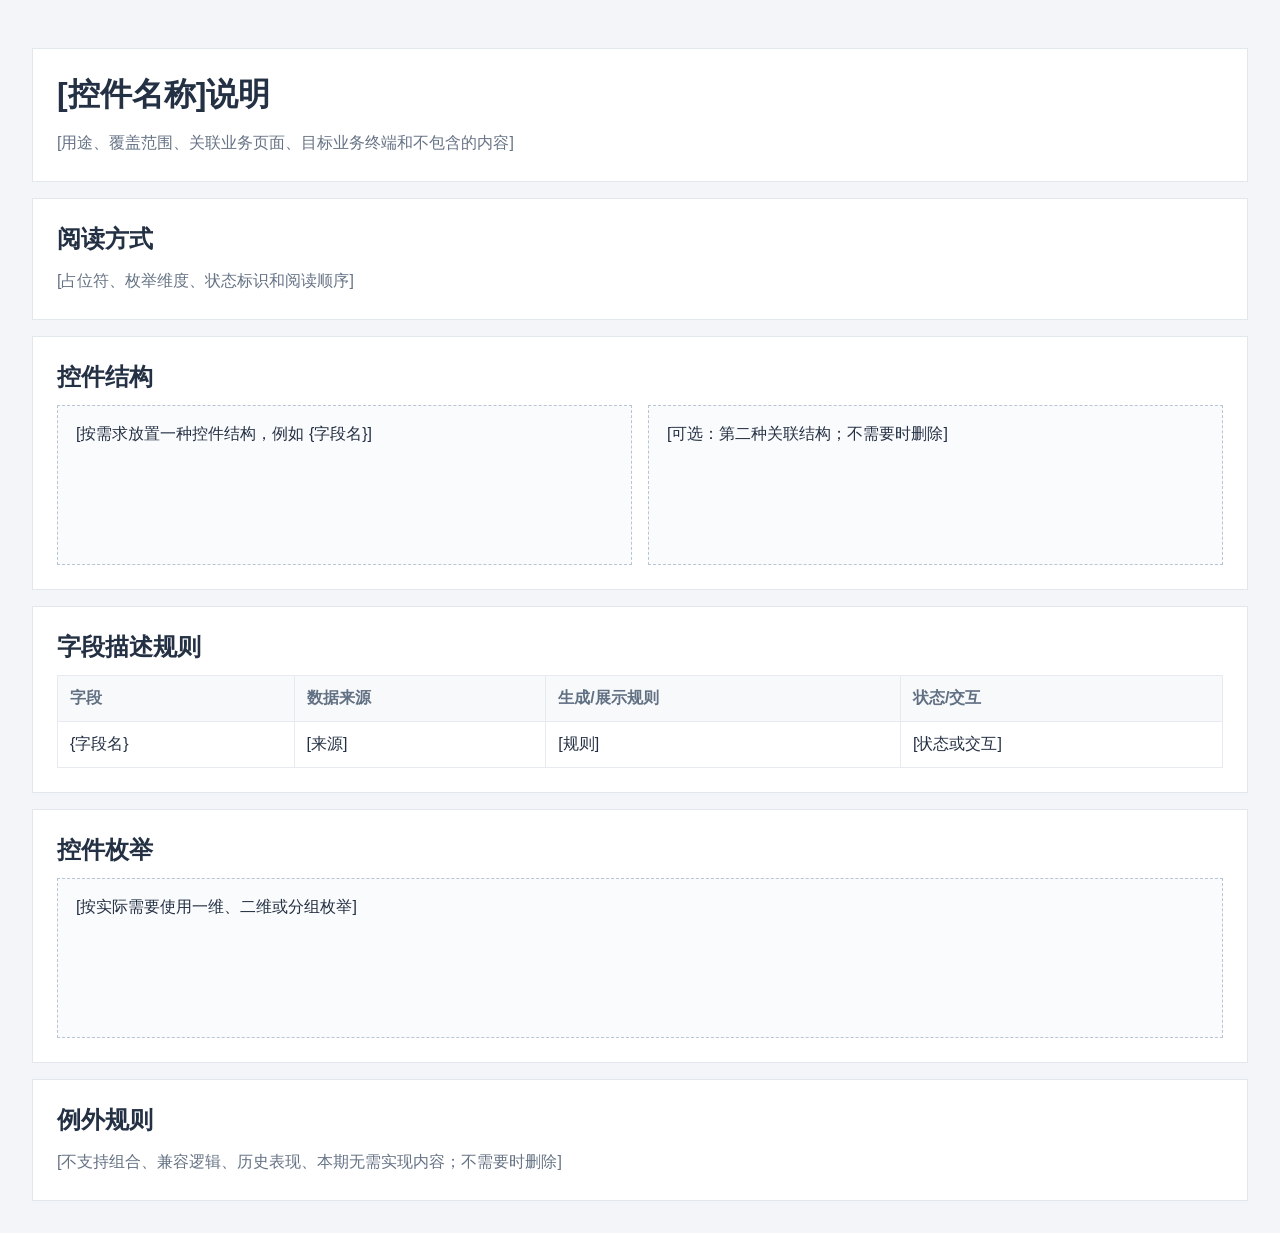
<file: skills/dev-sequence-prototype/templates/component-guide.html>
<!doctype html>
<html lang="zh-CN">
<head>
  <meta charset="utf-8">
  <meta name="viewport" content="width=device-width,initial-scale=1">
  <title>[控件名称]说明</title>
  <style>
    * { box-sizing: border-box; }
    html, body { margin: 0; min-height: 100%; background: #f3f5f8; color: #243043; font-family: -apple-system, BlinkMacSystemFont, "PingFang SC", "Microsoft YaHei", sans-serif; }
    .component-guide { width: 100%; padding: 32px; }
    .guide-section { margin-top: 16px; padding: 24px; border: 1px solid #e2e7ee; background: #fff; }
    .guide-section h1, .guide-section h2 { margin: 0 0 12px; }
    .guide-section p { margin: 0; color: #667385; line-height: 1.75; }
    .structure-grid { display: grid; grid-template-columns: repeat(auto-fit, minmax(320px, 1fr)); gap: 16px; }
    .structure-slot, .enumeration-slot { min-height: 160px; padding: 18px; border: 1px dashed #b9c5d4; background: #fafbfd; }
    .rules-scroll { overflow-x: auto; overscroll-behavior: none; }
    table { width: 100%; min-width: 960px; border-collapse: collapse; text-align: left; }
    th, td { padding: 12px; border: 1px solid #e7ebf1; vertical-align: top; }
    th { background: #f7f9fb; color: #617083; }
  </style>
</head>
<body>
  <!--
    中性骨架：按具体需求重命名、增删区块并实现真实控件。
    不要因为模板存在而强制使用列表、弹窗或二维矩阵。
    动态内容使用 {字段名}；控件说明页不放 data-ds-spec-anchor。
  -->
  <main class="component-guide" data-ds-prototype-root>
    <header class="guide-section">
      <h1>[控件名称]说明</h1>
      <p>[用途、覆盖范围、关联业务页面、目标业务终端和不包含的内容]</p>
    </header>

    <section class="guide-section">
      <h2>阅读方式</h2>
      <p>[占位符、枚举维度、状态标识和阅读顺序]</p>
    </section>

    <section class="guide-section">
      <h2>控件结构</h2>
      <div class="structure-grid">
        <article class="structure-slot">[按需求放置一种控件结构，例如 {字段名}]</article>
        <article class="structure-slot">[可选：第二种关联结构；不需要时删除]</article>
      </div>
    </section>

    <section class="guide-section">
      <h2>字段描述规则</h2>
      <div class="rules-scroll" data-ds-scroll-consumer="x">
        <table>
          <thead><tr><th>字段</th><th>数据来源</th><th>生成/展示规则</th><th>状态/交互</th></tr></thead>
          <tbody><tr><td>{字段名}</td><td>[来源]</td><td>[规则]</td><td>[状态或交互]</td></tr></tbody>
        </table>
      </div>
    </section>

    <section class="guide-section">
      <h2>控件枚举</h2>
      <div class="enumeration-slot">[按实际需要使用一维、二维或分组枚举]</div>
    </section>

    <section class="guide-section">
      <h2>例外规则</h2>
      <p>[不支持组合、兼容逻辑、历史表现、本期无需实现内容；不需要时删除]</p>
    </section>
  </main>
</body>
</html>
</file>
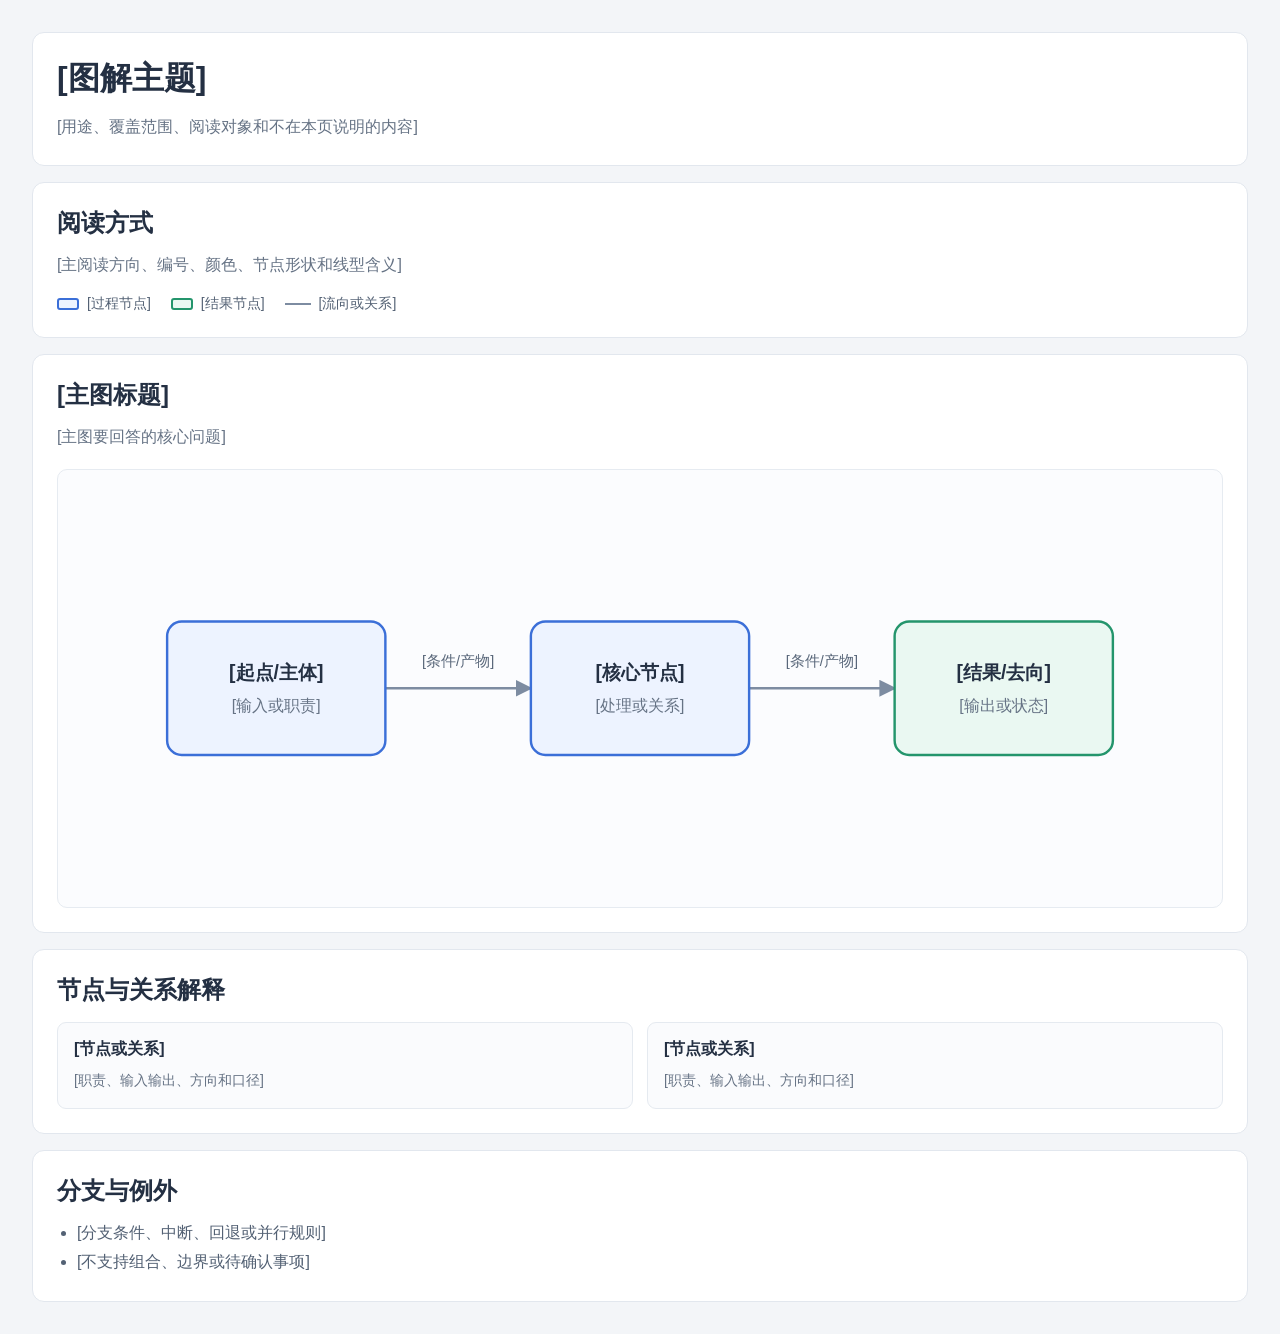
<file: skills/dev-sequence-prototype/templates/diagram-guide.html>
<!doctype html>
<html lang="zh-CN">
<head>
  <meta charset="utf-8">
  <meta name="viewport" content="width=device-width,initial-scale=1">
  <title>[图解主题]</title>
  <style>
    * { box-sizing: border-box; }
    html, body { margin: 0; min-height: 100%; background: #f3f5f8; color: #243043; font-family: -apple-system, BlinkMacSystemFont, "PingFang SC", "Microsoft YaHei", sans-serif; }
    .diagram-guide { width: 100%; padding: 32px; }
    .guide-section { margin-top: 16px; padding: 24px; border: 1px solid #e2e7ee; border-radius: 12px; background: #fff; }
    .guide-section:first-child { margin-top: 0; }
    .guide-section h1, .guide-section h2 { margin: 0 0 12px; }
    .guide-section p { margin: 0; color: #667385; line-height: 1.75; }
    .legend { display: flex; flex-wrap: wrap; gap: 12px 20px; margin-top: 16px; color: #536174; font-size: 14px; }
    .legend-item { display: inline-flex; align-items: center; gap: 8px; }
    .legend-swatch { width: 22px; height: 12px; border: 2px solid #3b6fd8; border-radius: 3px; background: #edf3ff; }
    .legend-swatch.result { border-color: #24956c; background: #eaf8f2; }
    .legend-line { width: 26px; border-top: 2px solid #7d8ca1; }
    .diagram-scroll { margin-top: 18px; overflow: auto; overscroll-behavior: none; border: 1px solid #e6ebf1; border-radius: 10px; background: #fbfcfe; }
    .diagram-canvas { display: block; min-width: 880px; width: 100%; height: auto; }
    .node { fill: #edf3ff; stroke: #3b6fd8; stroke-width: 2; }
    .node.result { fill: #eaf8f2; stroke: #24956c; }
    .node-title { fill: #243043; font-size: 16px; font-weight: 650; text-anchor: middle; }
    .node-note { fill: #667385; font-size: 13px; text-anchor: middle; }
    .connector { fill: none; stroke: #7d8ca1; stroke-width: 2; marker-end: url(#arrow); }
    .connector-label { fill: #59677a; font-size: 12px; text-anchor: middle; }
    .explanation-grid { display: grid; grid-template-columns: repeat(auto-fit, minmax(260px, 1fr)); gap: 14px; margin-top: 16px; }
    .explanation { padding: 16px; border: 1px solid #e5eaf0; border-radius: 9px; background: #fafbfd; }
    .explanation h3 { margin: 0 0 8px; font-size: 16px; }
    .explanation p { font-size: 14px; }
    .exceptions { margin: 12px 0 0; padding-left: 20px; color: #536174; line-height: 1.8; }
  </style>
</head>
<body>
  <!--
    中性骨架：按实际图解类型增删区块，不要保留占位文案。
    主图优先使用内联 SVG；这类页面不放 data-ds-spec-anchor，不声明技术规范。
  -->
  <main class="diagram-guide" data-ds-prototype-root>
    <header class="guide-section">
      <h1>[图解主题]</h1>
      <p>[用途、覆盖范围、阅读对象和不在本页说明的内容]</p>
    </header>

    <section class="guide-section">
      <h2>阅读方式</h2>
      <p>[主阅读方向、编号、颜色、节点形状和线型含义]</p>
      <div class="legend" aria-label="图例">
        <span class="legend-item"><i class="legend-swatch"></i>[过程节点]</span>
        <span class="legend-item"><i class="legend-swatch result"></i>[结果节点]</span>
        <span class="legend-item"><i class="legend-line"></i>[流向或关系]</span>
      </div>
    </section>

    <section class="guide-section">
      <h2>[主图标题]</h2>
      <p>[主图要回答的核心问题]</p>
      <div class="diagram-scroll" data-ds-scroll-consumer="x">
        <svg class="diagram-canvas" viewBox="0 0 960 360" role="img" aria-labelledby="diagram-title diagram-desc">
          <title id="diagram-title">[主图标题]</title>
          <desc id="diagram-desc">[用文字概括主要节点、方向、分支和结果]</desc>
          <defs>
            <marker id="arrow" viewBox="0 0 10 10" refX="9" refY="5" markerWidth="7" markerHeight="7" orient="auto-start-reverse">
              <path d="M 0 0 L 10 5 L 0 10 z" fill="#7d8ca1"></path>
            </marker>
          </defs>
          <path class="connector" d="M 270 180 H 390"></path>
          <text class="connector-label" x="330" y="162">[条件/产物]</text>
          <path class="connector" d="M 570 180 H 690"></path>
          <text class="connector-label" x="630" y="162">[条件/产物]</text>
          <g>
            <rect class="node" x="90" y="125" width="180" height="110" rx="12"></rect>
            <text class="node-title" x="180" y="172">[起点/主体]</text>
            <text class="node-note" x="180" y="199">[输入或职责]</text>
          </g>
          <g>
            <rect class="node" x="390" y="125" width="180" height="110" rx="12"></rect>
            <text class="node-title" x="480" y="172">[核心节点]</text>
            <text class="node-note" x="480" y="199">[处理或关系]</text>
          </g>
          <g>
            <rect class="node result" x="690" y="125" width="180" height="110" rx="12"></rect>
            <text class="node-title" x="780" y="172">[结果/去向]</text>
            <text class="node-note" x="780" y="199">[输出或状态]</text>
          </g>
        </svg>
      </div>
    </section>

    <section class="guide-section">
      <h2>节点与关系解释</h2>
      <div class="explanation-grid">
        <article class="explanation"><h3>[节点或关系]</h3><p>[职责、输入输出、方向和口径]</p></article>
        <article class="explanation"><h3>[节点或关系]</h3><p>[职责、输入输出、方向和口径]</p></article>
      </div>
    </section>

    <section class="guide-section">
      <h2>分支与例外</h2>
      <ul class="exceptions">
        <li>[分支条件、中断、回退或并行规则]</li>
        <li>[不支持组合、边界或待确认事项]</li>
      </ul>
    </section>
  </main>
</body>
</html>
</file>
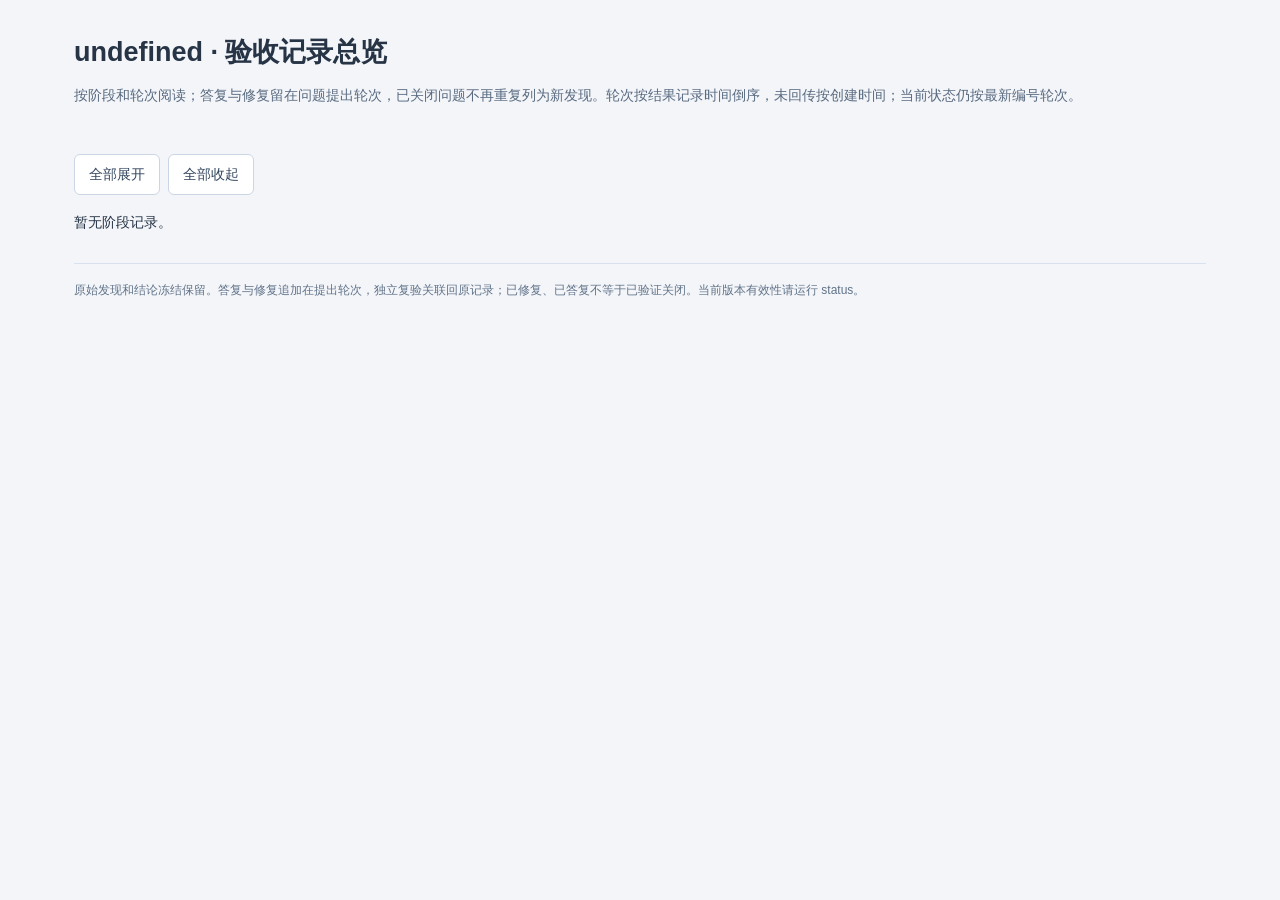
<file: skills/dev-sequence/assets/review-record.html>
<!doctype html>
<html lang="zh-CN" data-ds-review-template="3">
<head>
<meta charset="utf-8">
<meta name="viewport" content="width=device-width,initial-scale=1">
<title>研序验收记录</title>
<style>
*{box-sizing:border-box}body{margin:0;background:#f3f5f8;color:#263446;font:14px/1.7 -apple-system,BlinkMacSystemFont,"Segoe UI","PingFang SC",sans-serif}.page{max-width:1180px;margin:auto;padding:30px 24px}h1{font-size:27px;margin:0 0 7px}h2{font-size:21px;margin:0}h3{font-size:16px;margin:0 0 8px}p{margin:8px 0;white-space:pre-wrap;overflow-wrap:anywhere}.muted{color:#586a80}.tabs{display:flex;gap:8px;overflow:auto;margin:24px 0 16px;padding-bottom:6px}button{font:inherit;cursor:pointer;border:1px solid #cbd6e4;border-radius:6px;background:white;padding:8px 14px;color:#33465e}button.active{background:#234b76;color:white;border-color:#234b76}button:focus-visible,a:focus-visible,summary:focus-visible{outline:3px solid #3883c5;outline-offset:3px}.toolbar{display:flex;gap:8px;flex-wrap:wrap;margin:16px 0}.badge{display:inline-block;font-size:12px;padding:2px 9px;border-radius:5px;background:#e8edf4;color:#32475f;margin:0 7px 3px 0}.good{background:#e4f3ea;color:#1f623d}.warn{background:#fff0dc;color:#885514}.bad{background:#fce6e7;color:#9d3038}.section,.round{background:white;border:1px solid #dce3ec;border-radius:8px;padding:20px;margin-bottom:18px}.statusline{display:flex;gap:12px;justify-content:space-between;flex-wrap:wrap}.issue{margin:15px 0;padding:16px;background:#fafbfd;border:1px solid #e0e6ef;border-left:4px solid #c76829;border-radius:5px}.issue.question{border-left-color:#8254af}.issue.suggestion{border-left-color:#3280a4}.issue.verified{border-left-color:#3b885d}.issue-head{display:flex;gap:8px;align-items:center;flex-wrap:wrap}.issue-head strong{font-size:15px}.response{border-left:2px solid #c5d6e4;padding:5px 12px;margin:10px 0;background:#f0f5f9}.table{overflow:auto}table{border-collapse:collapse;width:100%;font-size:13px;margin:12px 0}th,td{border:1px solid #dce3ec;padding:9px 11px;text-align:left;vertical-align:top;white-space:pre-wrap;overflow-wrap:anywhere}th{background:#edf2f8}details{margin:12px 0}summary{cursor:pointer;color:#365f87;font-weight:600;overflow-wrap:anywhere}.meta{font-size:12px;color:#52677e;overflow-wrap:anywhere}a{color:#1a6798;text-underline-offset:3px}ul{padding-left:22px}.empty{color:#596d83;padding:15px 0}.error{background:#fce6e7;color:#8c2730;padding:18px}footer{font-size:12px;color:#61738a;margin-top:28px;border-top:1px solid #d8e1ed;padding-top:16px}pre{white-space:pre-wrap;overflow-wrap:anywhere;background:#f0f4f8;padding:15px;font-size:12px}[hidden]{display:none!important}@media(max-width:650px){.page{padding:18px 12px}.section,.round{padding:14px}h1{font-size:23px}button{padding:7px 10px}.issue{padding:12px}}@media print{body{background:white}.page{max-width:none;padding:0}.tabs,.toolbar{display:none}.section,.round{break-inside:auto}.issue{break-inside:avoid}details>*{display:block}summary{display:block}.table{overflow:visible}th,td{font-size:10px;padding:5px}}
.fold{background:white;border:1px solid #dce3ec;border-radius:8px;padding:16px 20px;margin:14px 0}.fold>summary{color:#263446;list-style-position:outside}.fold>summary .title{font-size:18px;margin-right:14px}.issue-fold>summary .title{font-size:14px}.issue-fold{background:#fafbfd}.counts{font-size:12px;font-weight:400;color:#52677e;margin-left:8px}.pending{border-left:3px solid #bd7329;padding:7px 12px;background:#fff6e9}.pending a{margin-right:12px}.response-fold{border-left:2px solid #c5d6e4;padding-left:12px}.fold-body{padding-top:12px}summary .badge{font-weight:400}@media print{details{display:block}.toolbar{display:none}}</style>
</head>
<body>
<main class="page">
<header><h1 id="page-title">验收记录</h1><p id="page-meta" class="muted"></p></header>
<nav id="stage-tabs" class="tabs" aria-label="验收阶段"></nav>
<div class="toolbar"><button id="expand-all" type="button">全部展开</button><button id="collapse-all" type="button">全部收起</button></div>
<div id="review-content"></div>
<noscript><p class="error">请启用JavaScript；同目录Markdown包含相同记录。</p></noscript>
<footer>原始发现和结论冻结保留。答复与修复追加在提出轮次，独立复验关联回原记录；已修复、已答复不等于已验证关闭。当前版本有效性请运行 status。</footer>
</main>
<script id="ds-review-data" type="application/json">{}</script>
<script>
'use strict';
const REVIEW_DATA=JSON.parse(document.getElementById('ds-review-data').textContent);
const STATES={'pending':'待验收','changes-requested':'需修改','awaiting-verification':'待复验','passed':'范围内通过','stale':'输入已变，待复验','waived':'正式豁免','open':'未处理','fixed':'已修复，待复验','answered':'已答复，待核对','verified':'已验证关闭','declined':'不处理（有解释）','accepted':'已确认','not_checked':'未检查','pass':'复验通过','fail':'复验未通过'};
const CONFIRMATIONS={'pending':'待确认','accepted':'已确认','changes-requested':'要求调整','stale':'确认已失效'};
const METHODS={'native':'本模型自动验收','third-party':'第三方验收','skip':'暂不验收'};
const KINDS={'problem':'问题','suggestion':'建议','question':'疑问'};
const CHANGES={'new':'新发现','updated':'新增问题点','reopened':'重新打开'};
const CHECKS={'pass':'通过','fail':'未通过','not_checked':'未检查'};
let activeStage=0;
const detailMode=REVIEW_DATA.mode==='round';
function node(tag,text,cls){const e=document.createElement(tag);if(text!==undefined&&text!==null)e.textContent=typeof text==='string'?text:JSON.stringify(text);if(cls)e.className=cls;return e;}
function label(v){return STATES[v]||String(v||'待验收');}
function badge(v){return node('span',label(v),'badge '+(['pass','passed','verified','accepted'].includes(v)?'good':['open','fail','changes-requested'].includes(v)?'bad':'warn'));}
function paragraph(parent,title,value,cls){if(value!==undefined&&value!==null&&value!=='')parent.append(node('p',title+(typeof value==='string'?value:JSON.stringify(value,null,2)),cls));}
function fold(title,cls,open){const d=node('details',null,'fold '+(cls||'')),s=node('summary');s.append(node('span',title,'title'));d.append(s);d.open=!!open;return d;}
function evidence(parent,title,value){if(value===undefined||value===null||value==='')return;const d=fold(title,'evidence',false);d.append(node('pre',typeof value==='string'?value:JSON.stringify(value,null,2)));parent.append(d);}
function localLink(title,value){
 if(typeof value!=='string'||!value||/^(?:[a-z][a-z0-9+.-]*:|[\\/])/i.test(value)||/[\\\u0000-\u001f]/.test(value))return node('span',title);
 const a=node('a',title);a.setAttribute('href',value);return a;
}
function originLink(stage,item){
 const relative=stage.folder+'/第'+String(item.originRound).padStart(3,'0')+'轮.html';
 return localLink(item.issueId+' · 第'+String(item.originRound).padStart(3,'0')+'轮',(detailMode?'../':'')+relative);
}
function table(parent,headers,rows){const wrap=node('div',null,'table'),t=node('table'),head=node('thead'),hr=node('tr'),body=node('tbody');headers.forEach(h=>hr.append(node('th',h)));head.append(hr);rows.forEach(row=>{const tr=node('tr');row.forEach(v=>{const td=node('td');td.append(v instanceof Node?v:node('span',v));tr.append(td);});body.append(tr);});t.append(head,body);wrap.append(t);parent.append(wrap);}
function pending(parent,stage,items,title){
 if(!items||!items.length)return;
 const box=node('div',null,'pending');paragraph(box,title+'：','共 '+items.length+' 项；保留编号和原记录入口，不重复问题全文。');
 items.forEach(i=>{const row=node('div');row.append(originLink(stage,i),badge(i.status));box.append(row);});parent.append(box);
}
function issueCard(issue){
 const d=fold(issue.id+' · '+(KINDS[issue.kind]||'问题')+' · '+CHANGES[issue.changeType],'issue-fold',issue.processingStatus!=='verified');
 d.querySelector('summary').append(badge(issue.processingStatus),node('span',issue.severity,'badge'));
 const body=node('div',null,'fold-body');paragraph(body,'',issue.description);paragraph(body,'验收时状态：',label(issue.status),'meta');paragraph(body,'来源：',issue.source,'meta');evidence(body,'查看原始证据',issue.evidence);
 if(issue.resolution)paragraph(body,'原始建议或本次变化说明：',issue.resolution);
 const history=(issue.history||[]).filter(h=>h.type!=='review'||h.status!=='open'||h.round!==issue.occurrenceRound);
 const answers=fold('答复、修复与后续复验（'+history.length+'）','response-fold',issue.processingStatus!=='verified');
 if(!history.length)paragraph(answers,'','暂无处理答复；不能据此认定已解决。','muted');
 history.forEach(h=>{const part=node('div',null,'response');paragraph(part,'','第'+String(h.round).padStart(3,'0')+'轮 · '+(h.by||'未署名')+' · '+(h.at||''),'meta');part.append(badge(h.disposition||h.status));paragraph(part,'',h.message||h.description||'');if(h.description&&h.message&&h.type==='review')paragraph(part,'本次发现：',h.description);evidence(part,'处理或复验依据',h.evidence);if(h.roundState==='stale')part.append(badge('stale'));answers.append(part);});
 body.append(answers);d.append(body);return d;
}
function roundCard(stage,round,index){
 const active=round.issues.some(i=>i.processingStatus!=='verified');
 const d=fold('第'+String(round.number).padStart(3,'0')+'轮 · '+(round.kind==='fix'?'历史修复记录':'验收记录'),'round-fold',detailMode||index===0||active);
 const s=round.stats;d.querySelector('summary').append(badge(round.status),node('span','新发现 '+s.new+' · 新问题点 '+s.updated+' · 重开 '+s.reopened+' · 复验关闭 '+s.verified+' · 当时未关闭 '+s.pending,'counts'));
 const body=node('div',null,'fold-body');
 paragraph(body,'','创建：'+round.createdAt+' · 结果记录：'+(round.recordedAt||'待回传')+' · '+round.method+' · '+(round.reviewer.name||'尚未评审'),'meta');
 paragraph(body,'本轮范围：',round.scope.description);paragraph(body,'原始结论：',round.overall);paragraph(body,'',round.summary);
 if(round.staleReason)paragraph(body,'失效原因：',round.staleReason,'error');
 (round.validationReasons||[]).forEach(r=>paragraph(body,'',r,'error'));
 if(round.notChecked.length)paragraph(body,'未检查范围：',round.notChecked,'pending');
 pending(body,stage,round.pendingIssues,'验收当时未关闭');
 evidence(body,'输入指纹',round.fingerprint);if(round.reviewChoice)evidence(body,'本轮验收方式选择及依据',round.reviewChoice);
 body.append(node('h3','本轮新发现与变化'));
 if(!round.issues.length)paragraph(body,'',round.recordedAt?'本轮没有新增或重新打开的问题；历史项见复验结果和待处理提示。':'尚未收到验收结果，不能推定没有问题。','empty');
 round.issues.forEach(i=>body.append(issueCard(i)));
 if(round.followUps.length){body.append(node('h3','历史问题复验'));table(body,['问题与提出轮次','本次结论','实际证据','说明'],round.followUps.map(v=>[originLink(stage,v),badge(v.result),v.evidence,v.comment]));}
 const checks=fold('逐项检查（'+round.checks.length+'）','checks',round.checks.some(c=>c.result!=='pass'));
 table(checks,['检查项','结论','实际证据','说明'],round.checks.map(c=>[c.id,CHECKS[c.result]||c.result,c.evidence,c.comment||'']));body.append(checks);
 evidence(body,'明确排除',round.scope.exclusions);if(round.waiver)evidence(body,'正式豁免',round.waiver);if(round.independentTest)evidence(body,'独立测试设计与执行',round.independentTest);if(round.handoffs.length)evidence(body,'派发与回传明细',round.handoffs);
 if(!detailMode)body.append(localLink('查看本轮独立记录',round.reportUrl));
 if(round.auditUrl){const prefix=detailMode?'':stage.folder+'/';const p=node('p');p.append(localLink('查看冻结原始结果',prefix+round.auditUrl));body.append(p);}
 d.append(body);return d;
}
function render(){
 const tabs=document.getElementById('stage-tabs'),content=document.getElementById('review-content');tabs.replaceChildren();content.replaceChildren();
 const stages=REVIEW_DATA.stages||[];
 document.title=REVIEW_DATA.project+' · '+(detailMode?'单轮验收记录':'验收记录总览');document.getElementById('page-title').textContent=document.title;
 document.getElementById('page-meta').textContent='按阶段和轮次阅读；答复与修复留在问题提出轮次，已关闭问题不再重复列为新发现。轮次按结果记录时间倒序，未回传按创建时间；当前状态仍按最新编号轮次。';
 if(!stages.length){paragraph(content,'','暂无阶段记录。');return;}
 if(activeStage>=stages.length)activeStage=0;
 if(!detailMode)stages.forEach((s,i)=>{const b=node('button',s.name+' · '+label(s.status),i===activeStage?'active':'');b.setAttribute('aria-pressed',String(i===activeStage));b.onclick=()=>{activeStage=i;render();};tabs.append(b);});
 const stage=stages[activeStage],summary=node('section',null,'section');summary.append(node('h2',stage.name),badge(stage.status));
 paragraph(summary,'阶段确认：',CONFIRMATIONS[stage.confirmation.status]||'待确认');if(stage.confirmation.by)paragraph(summary,'确认人与依据：',stage.confirmation.by+'；'+(stage.confirmation.evidence||''));
 const choice=stage.reviewChoice;paragraph(summary,'当前验收方式：',choice?METHODS[choice.method]:'尚未登记；不能推断为本模型');
 if(choice){evidence(summary,'选择依据与复用范围',choice);if(choice.method==='skip')paragraph(summary,'','当前选择暂不验收；不产生通过或豁免。','pending');}
 pending(summary,stage,stage.pendingIssues,'当前待处理');content.append(summary);
 if(!stage.rounds.length)paragraph(content,'','暂无验收轮次。','empty');
 stage.rounds.forEach((r,i)=>content.append(roundCard(stage,r,i)));
}
document.getElementById('expand-all').onclick=()=>document.querySelectorAll('#review-content details').forEach(d=>d.open=true);
document.getElementById('collapse-all').onclick=()=>document.querySelectorAll('#review-content details').forEach(d=>d.open=false);
try{render();}catch(error){document.getElementById('review-content').replaceChildren(node('p','记录无法显示：'+error.message,'error'));}
</script>
</body>
</html>
</file>
